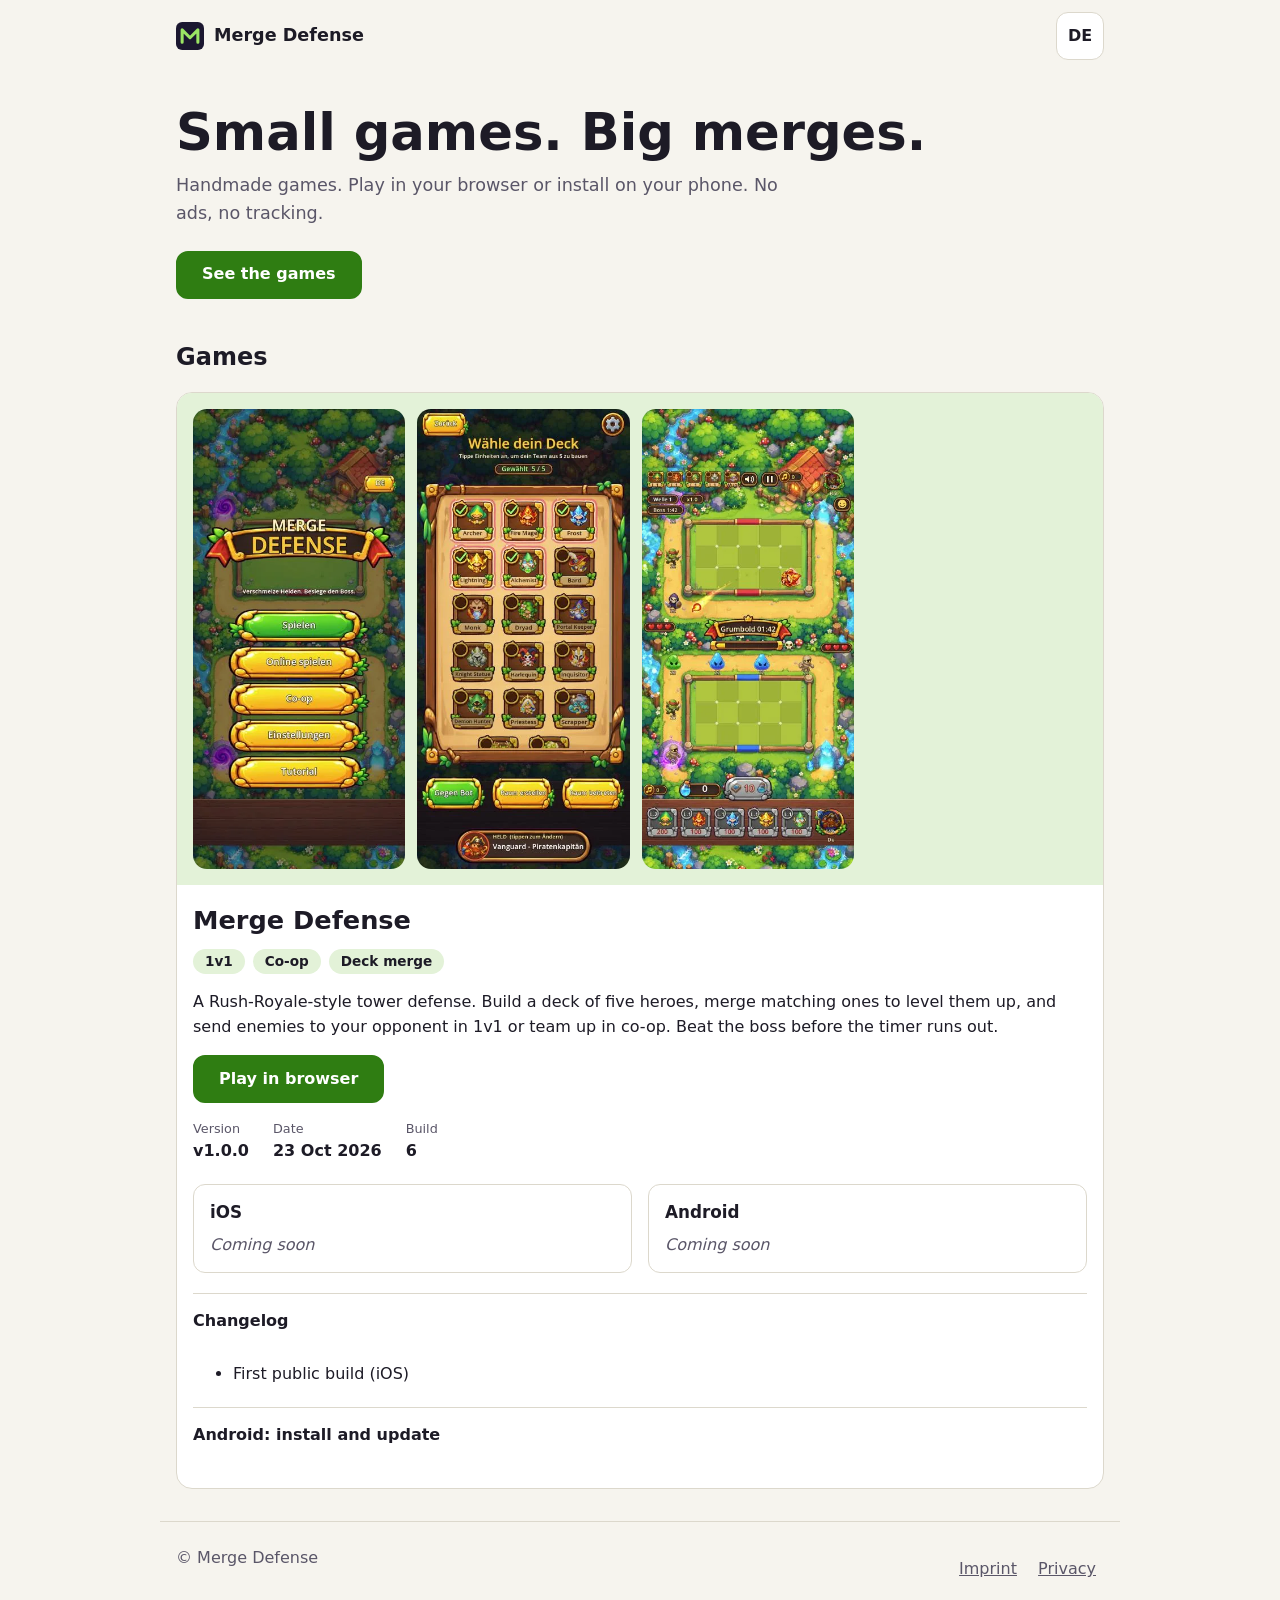
<file: index.html>
<!doctype html>
<html lang="en">
<head>
<meta name="robots" content="noindex,nofollow,noarchive">
<meta name="googlebot" content="noindex,nofollow,noarchive">
<meta charset="utf-8">
<meta name="viewport" content="width=device-width, initial-scale=1">
<title>Merge Defense</title>
<meta name="description" content="Play Merge Defense in the browser or install it on iOS and Android.">
<meta name="color-scheme" content="dark light">
<meta property="og:title" content="Merge Defense">
<meta property="og:description" content="Merge Defense - tower defense with 1v1, co-op and deck merging.">
<meta property="og:image" content="https://g.aribas.dev/assets/md-cover.webp">
<link rel="icon" href="/favicon.svg" type="image/svg+xml">
<link rel="stylesheet" href="/style.css">
</head>
<body>
<a class="skip" href="#games" data-i18n="skip">Skip to games</a>
<header class="top">
  <a class="brand" href="/" aria-label="Merge Defense"><img src="/favicon.svg" alt="" width="28" height="28"> <span data-brand>Merge Defense</span></a>
  <button type="button" class="lang" id="lang" aria-label="Language / Sprache">DE</button>
</header>

<main>
  <section class="hero">
    <h1 data-i18n="hero_title">Small games. Big merges.</h1>
    <p class="lead" data-i18n="hero_lead">Handmade games. Play in your browser or install on your phone. No ads, no tracking.</p>
    <a class="btn primary" href="#merge-defense" data-i18n="hero_cta">See the games</a>
  </section>

  <section id="games" aria-labelledby="games-h">
    <h2 id="games-h" data-i18n="games_h">Games</h2>

    <article class="card" id="merge-defense" data-game="merge-defense" aria-labelledby="md-h">
      <div class="shots" tabindex="0" role="group" aria-label="Screenshots" data-i18n-aria="shots_label">
        <img src="/assets/md-menu.webp" width="375" height="812" loading="lazy" decoding="async" alt="Merge Defense main menu" data-i18n-alt="shot1">
        <img src="/assets/md-deck.webp" width="375" height="812" loading="lazy" decoding="async" alt="Choosing a five-hero deck" data-i18n-alt="shot2">
        <img src="/assets/md-match.webp" width="375" height="812" loading="lazy" decoding="async" alt="A 1v1 match against the bot" data-i18n-alt="shot3">
      </div>

      <div class="body">
        <h3 id="md-h">Merge Defense</h3>
        <ul class="chips">
          <li>1v1</li><li>Co-op</li><li data-i18n="chip_deck">Deck merge</li>
        </ul>
        <p data-i18n="md_desc">A Rush-Royale-style tower defense. Build a deck of five heroes, merge matching ones to level them up, and send enemies to your opponent in 1v1 or team up in co-op. Beat the boss before the timer runs out.</p>

        <p class="actions">
          <a class="btn primary" href="https://td.wostools.com" rel="noopener" data-i18n="play">Play in browser</a>
        </p>

        <p class="note" id="sample-note" hidden data-i18n="sample_note">Sample data: the download links below are placeholders until the first release is published.</p>

        <div class="meta" aria-live="polite">
          <dl>
            <div><dt data-i18n="version">Version</dt><dd id="m-version">-</dd></div>
            <div><dt data-i18n="date">Date</dt><dd id="m-date">-</dd></div>
            <div><dt data-i18n="build">Build</dt><dd id="m-build">-</dd></div>
          </dl>
          <p class="note" id="load-fallback" hidden data-i18n="fallback">Release info is not reachable right now. Please try again later.</p>
        </div>

        <div class="dl">
          <section class="dl-box" aria-labelledby="ios-h">
            <h4 id="ios-h">iOS</h4>
            <div id="ios-slot"><span class="soon" data-i18n="soon">Coming soon</span></div>
          </section>
          <section class="dl-box" aria-labelledby="and-h">
            <h4 id="and-h">Android</h4>
            <div id="and-slot"><span class="soon" data-i18n="soon">Coming soon</span></div>
          </section>
        </div>

        <details class="log" open>
          <summary data-i18n="changelog">Changelog</summary>
          <ul id="changelog"><li data-i18n="no_log">No changelog available yet.</li></ul>
        </details>

        <details class="log" id="ios-help">
          <summary data-i18n="upd_ios_h">iOS: install and update</summary>
          <p class="actions">
            <a class="btn" id="altstore-btn" href="altstore://source?url=https%3A%2F%2Fg.aribas.dev%2Faltstore.json" data-i18n="altstore_add">Add to AltStore</a>
            <a class="btn" id="sidestore-btn" href="sidestore://source?url=https%3A%2F%2Fg.aribas.dev%2Faltstore.json" data-i18n="sidestore_add">Add to SideStore</a>
          </p>
          <p class="small"><span data-i18n="source_url">Source URL:</span> <code>https://g.aribas.dev/altstore.json</code></p>
          <ol>
            <li data-i18n="ios_1">AltStore or SideStore (recommended): add the source with the button above, then install Merge Defense. Updates then appear in the app.</li>
            <li data-i18n="ios_2">Sideloadly: download the IPA above and install it from your computer. For updates, download the new IPA and install it again.</li>
            <li data-i18n="ios_3">Apps installed with a free Apple ID expire after 7 days and must be refreshed (AltStore and SideStore can do this automatically).</li>
          </ol>
        </details>

        <details class="log">
          <summary data-i18n="upd_and_h">Android: install and update</summary>
          <ol>
            <li data-i18n="and_1">Download the APK above and open it.</li>
            <li data-i18n="and_2">If asked, allow installing from this source ("unknown sources") for your browser or file manager.</li>
            <li data-i18n="and_3">To update, download the newest APK and install it over the old one. Your data is kept.</li>
          </ol>
          <p class="small" data-i18n="ingame">The game shows an in-game hint when a newer version is available.</p>
        </details>
      </div>
    </article>
  </section>
</main>

<footer class="foot">
  <span>&copy; <span data-brand>Merge Defense</span></span>
  <nav aria-label="Legal"><a href="/impressum.html" data-i18n="imprint">Imprint</a> <a href="/datenschutz.html" data-i18n="privacy">Privacy</a></nav>
</footer>
<script src="/app.js" defer></script>
</body>
</html>
</file>
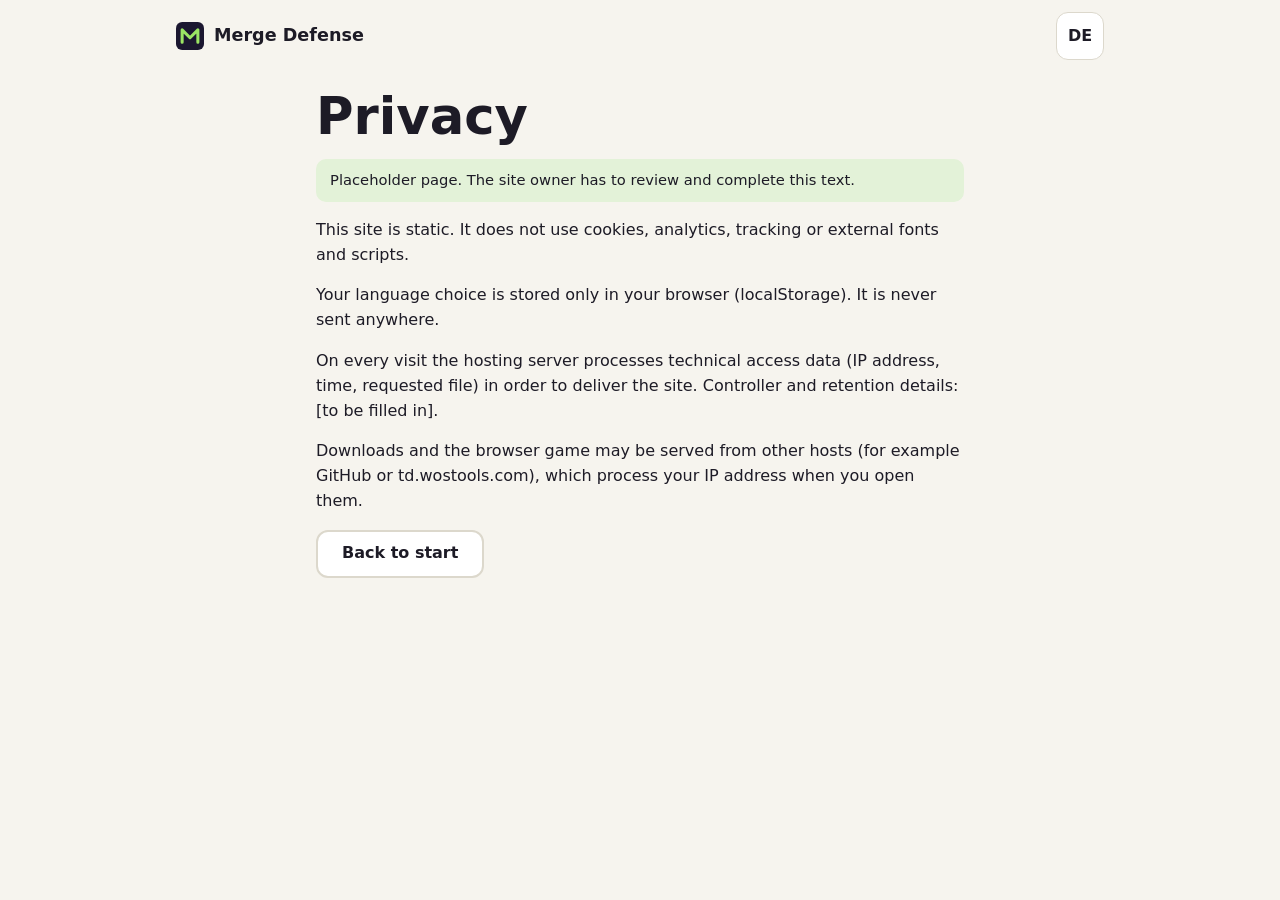
<file: datenschutz.html>
<!doctype html>
<html lang="en">
<head>
<meta name="robots" content="noindex,nofollow,noarchive">
<meta name="googlebot" content="noindex,nofollow,noarchive">
<meta charset="utf-8">
<meta name="viewport" content="width=device-width, initial-scale=1">
<title>Privacy - Merge Defense</title>
<meta name="color-scheme" content="dark light">
<link rel="icon" href="/favicon.svg" type="image/svg+xml">
<link rel="stylesheet" href="/style.css">
</head>
<body>
<header class="top">
  <a class="brand" href="/"><img src="/favicon.svg" alt="" width="28" height="28"> <span data-brand>Merge Defense</span></a>
  <button type="button" class="lang" id="lang" aria-label="Language / Sprache">DE</button>
</header>
<main class="legal">
  <h1 data-i18n="priv_title">Privacy</h1>
  <p class="note" data-i18n="priv_notice">notice</p>
  <p data-i18n="priv_1">1</p>
  <p data-i18n="priv_2">2</p>
  <p data-i18n="priv_3">3</p>
  <p data-i18n="priv_4">4</p>
  <p><a class="btn" href="/" data-i18n="back">Back to start</a></p>
</main>
<script src="/app.js" defer></script>
</body>
</html>
</file>
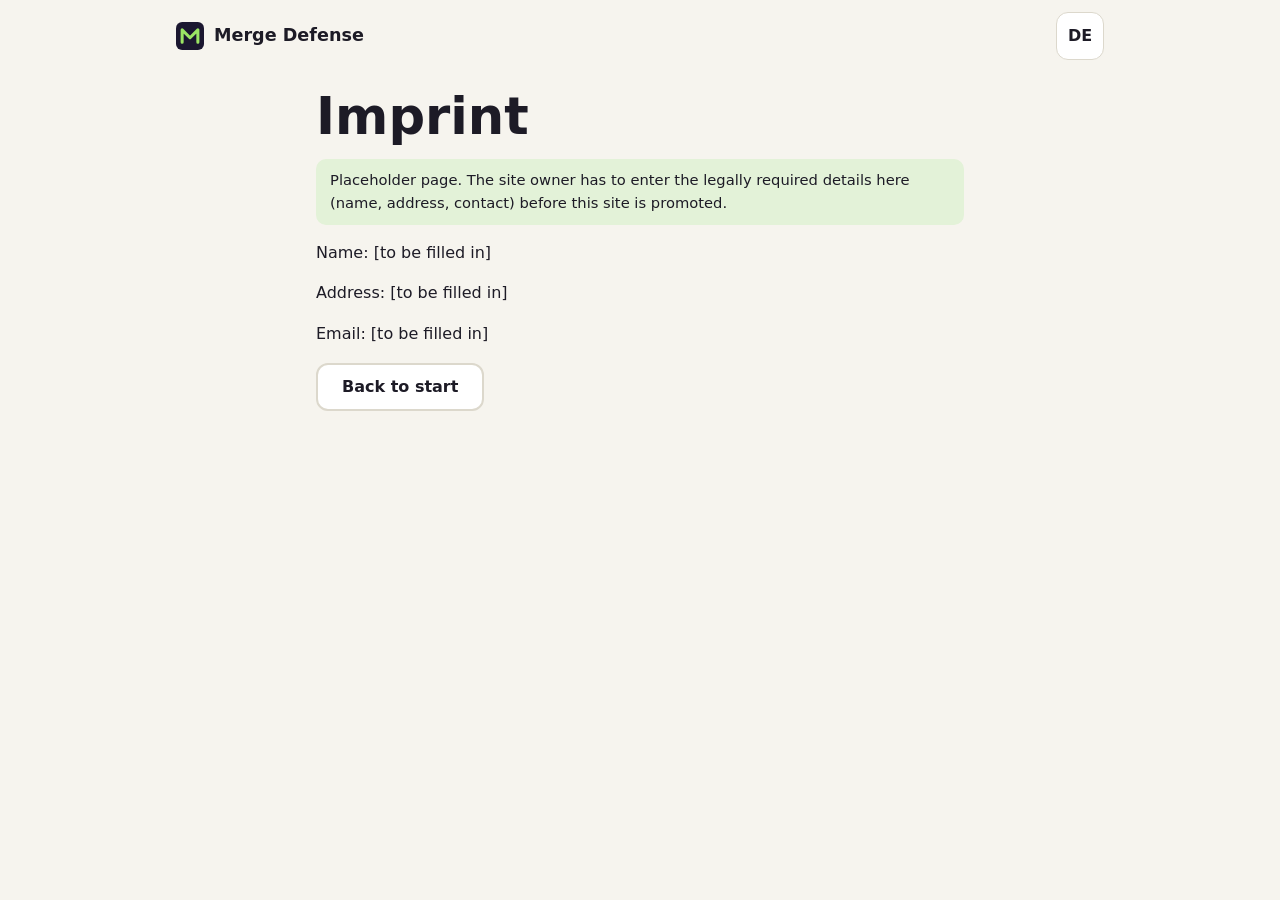
<file: impressum.html>
<!doctype html>
<html lang="en">
<head>
<meta name="robots" content="noindex,nofollow,noarchive">
<meta name="googlebot" content="noindex,nofollow,noarchive">
<meta charset="utf-8">
<meta name="viewport" content="width=device-width, initial-scale=1">
<title>Imprint - Merge Defense</title>
<meta name="color-scheme" content="dark light">
<link rel="icon" href="/favicon.svg" type="image/svg+xml">
<link rel="stylesheet" href="/style.css">
</head>
<body>
<header class="top">
  <a class="brand" href="/"><img src="/favicon.svg" alt="" width="28" height="28"> <span data-brand>Merge Defense</span></a>
  <button type="button" class="lang" id="lang" aria-label="Language / Sprache">DE</button>
</header>
<main class="legal">
  <h1 data-i18n="imp_title">Imprint</h1>
  <p class="note" data-i18n="imp_notice">notice</p>
  <p data-i18n="imp_name">Name</p>
  <p data-i18n="imp_addr">Address</p>
  <p data-i18n="imp_mail">Email</p>
  <p><a class="btn" href="/" data-i18n="back">Back to start</a></p>
</main>
<script src="/app.js" defer></script>
</body>
</html>
</file>
<file: style.css>
:root{
  --bg:#f6f4ee;--surface:#fff;--text:#1d1b26;--muted:#5a5668;--line:#dcd8cc;
  --accent:#2f7d12;--accent-ink:#fff;--accent-soft:#e3f2d8;--focus:#1a56db;
  --radius:16px;
}
@media (prefers-color-scheme:dark){
  :root{--bg:#141220;--surface:#1f1c30;--text:#f0eef7;--muted:#aaa6bd;--line:#35314d;
    --accent:#9be564;--accent-ink:#10200a;--accent-soft:#273a1c;--focus:#8ab4ff}
}
*{box-sizing:border-box}
html{-webkit-text-size-adjust:100%}
body{margin:0;background:var(--bg);color:var(--text);
  font:16px/1.55 system-ui,-apple-system,"Segoe UI",Roboto,sans-serif}
a{color:inherit}
:focus-visible{outline:3px solid var(--focus);outline-offset:2px;border-radius:6px}
.skip{position:absolute;left:8px;top:-60px;background:var(--surface);padding:12px 16px;border-radius:8px;z-index:9}
.skip:focus{top:8px}
.top,.foot,main{max-width:960px;margin:0 auto;padding-inline:16px}
.top{display:flex;justify-content:space-between;align-items:center;padding-block:12px}
.brand{display:inline-flex;align-items:center;gap:10px;min-height:48px;font-weight:700;text-decoration:none;font-size:1.1rem}
.lang{min-width:48px;min-height:48px;border:1px solid var(--line);background:var(--surface);color:var(--text);
  border-radius:12px;font:inherit;font-weight:600;cursor:pointer}
.hero{padding:32px 0 40px}
h1{font-size:clamp(2rem,7vw,3.2rem);line-height:1.1;margin:0 0 12px}
h2{font-size:1.5rem;margin:0 0 16px}
h3{font-size:1.6rem;margin:0 0 8px}
h4{margin:0 0 8px;font-size:1.05rem}
.lead{color:var(--muted);font-size:1.1rem;max-width:36em;margin:0 0 24px}
.btn{display:inline-flex;align-items:center;justify-content:center;min-height:48px;padding:0 20px;border-radius:12px;
  border:2px solid var(--line);background:var(--surface);color:var(--text);font-weight:600;text-decoration:none;text-align:center}
.btn.primary{background:var(--accent);border-color:var(--accent);color:var(--accent-ink)}
.btn:hover{filter:brightness(1.06)}
.btn[aria-disabled=true]{opacity:.55;pointer-events:none}
.actions{display:flex;flex-wrap:wrap;gap:12px;margin:16px 0}
.card{background:var(--surface);border:1px solid var(--line);border-radius:var(--radius);overflow:hidden;margin-bottom:32px}
.shots{display:flex;gap:12px;overflow-x:auto;scroll-snap-type:x mandatory;padding:16px;background:var(--accent-soft);overscroll-behavior-x:contain}
.shots img{flex:0 0 auto;height:min(60vh,460px);width:auto;aspect-ratio:375/812;border-radius:14px;scroll-snap-align:center;background:var(--line)}
.body{padding:16px 16px 24px}
.chips{list-style:none;display:flex;flex-wrap:wrap;gap:8px;padding:0;margin:0 0 12px}
.chips li{background:var(--accent-soft);padding:2px 12px;border-radius:99px;font-size:.85rem;font-weight:600}
.meta dl{display:flex;flex-wrap:wrap;gap:8px 24px;margin:0}
.meta dt{font-size:.8rem;color:var(--muted)}
.meta dd{margin:0;font-weight:600}
.note{background:var(--accent-soft);padding:10px 14px;border-radius:10px;font-size:.92rem}
.small{font-size:.9rem;color:var(--muted)}
.dl{display:grid;gap:16px;margin:20px 0}
.dl-box{border:1px solid var(--line);border-radius:12px;padding:14px 16px}
.dl-box p{margin:8px 0 0}
.soon{color:var(--muted);font-style:italic}
.hash{font:.78rem/1.4 ui-monospace,Consolas,monospace;word-break:break-all;color:var(--muted)}
.log{border-top:1px solid var(--line);padding:4px 0}
.log summary{min-height:48px;display:flex;align-items:center;font-weight:600;cursor:pointer}
code{font:.85rem ui-monospace,Consolas,monospace;word-break:break-all;background:var(--accent-soft);padding:1px 6px;border-radius:6px}
.foot{display:flex;justify-content:space-between;flex-wrap:wrap;gap:8px;padding-block:24px;color:var(--muted);border-top:1px solid var(--line)}
.foot a{display:inline-flex;align-items:center;min-height:48px;padding-inline:8px}
.legal{max-width:680px;margin:0 auto;padding:16px}
@media (min-width:720px){
  .dl{grid-template-columns:1fr 1fr}
  .btn{padding:0 24px}
}
@media (prefers-reduced-motion:no-preference){.shots{scroll-behavior:smooth}}
</file>
